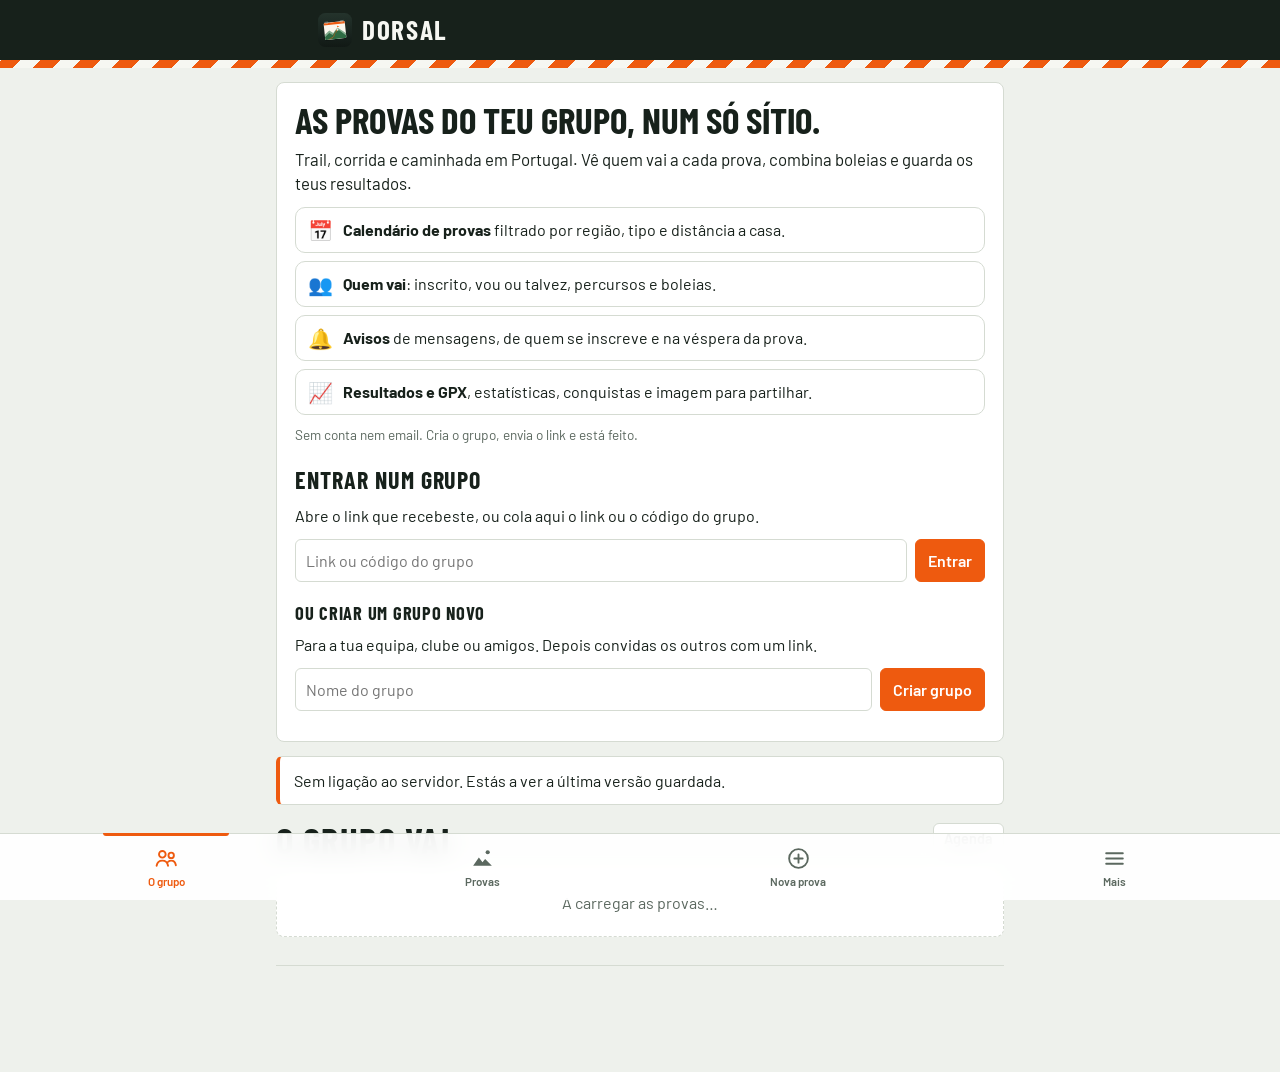
<file: index.html>
<!doctype html>
<html lang="pt-PT">
<head>
<meta charset="utf-8">
<meta name="viewport" content="width=device-width,initial-scale=1,viewport-fit=cover">
<title>Dorsal</title>
<meta name="description" content="Quem do grupo vai a que prova de trail, com o link de inscrição à mão.">
<meta name="theme-color" content="#17211B">
<link rel="manifest" href="manifest.webmanifest?v=3">
<link rel="icon" href="icons/dorsal-v2.svg" type="image/svg+xml">
<link rel="apple-touch-icon" href="icons/apple-touch-icon-v2.png">
<meta name="apple-mobile-web-app-capable" content="yes">
<meta name="apple-mobile-web-app-title" content="Dorsal">
<meta name="apple-mobile-web-app-status-bar-style" content="black-translucent">
<link rel="preconnect" href="https://fonts.googleapis.com">
<link rel="stylesheet" href="https://fonts.googleapis.com/css2?family=Barlow+Condensed:wght@500;600;700&family=Barlow:wght@400;500;600&display=swap">
<link rel="stylesheet" href="app.css?v=49">
</head>
<body>
<div class="topbar"><div class="wrap brand"><button class="menu-btn" id="menuBtn" aria-label="Abrir menu" aria-expanded="false" aria-controls="menu"><span></span><span></span><span></span></button><img src="icons/dorsal-v2.svg" alt="" width="34" height="34"><span>Dorsal</span><button class="me-btn" id="meBtn" hidden></button></div></div>
<div class="ribbon" aria-hidden="true"></div>
<div class="scrim" id="scrim" hidden></div>
<nav class="drawer" id="menu" aria-label="Secções" hidden>
  <div class="drawer-head"><span>Dorsal</span><button class="drawer-x" id="menuX" aria-label="Fechar menu">✕</button></div>
  <ul id="menuList"></ul>
  <p class="drawer-foot">Conteúdos com fontes no fim de cada secção. Não substituem aconselhamento médico.</p>
</nav>
<div id="ptr" class="ptr" aria-hidden="true"><span class="ptr-ic"></span><span class="ptr-t">Puxa para actualizar</span></div>
<main class="wrap">
  <section id="pg-sec" hidden></section>
  <div id="pg-provas">

  <section id="entrar" class="panel" hidden>
    <div id="hero" class="hero" hidden>
      <h1>As provas do teu grupo, num só sítio.</h1>
      <p class="lead">Trail, corrida e caminhada em Portugal. Vê quem vai a cada prova, combina boleias e guarda os teus resultados.</p>
      <ul class="feat">
        <li><b>📅</b><span><strong>Calendário de provas</strong> filtrado por região, tipo e distância a casa.</span></li>
        <li><b>👥</b><span><strong>Quem vai</strong>: inscrito, vou ou talvez, percursos e boleias.</span></li>
        <li><b>🔔</b><span><strong>Avisos</strong> de mensagens, de quem se inscreve e na véspera da prova.</span></li>
        <li><b>📈</b><span><strong>Resultados e GPX</strong>, estatísticas, conquistas e imagem para partilhar.</span></li>
      </ul>
      <p class="hint">Sem conta nem email. Cria o grupo, envia o link e está feito.</p>
    </div>
    <div class="row between"><h2>Entrar num grupo</h2><button class="linkbtn" id="entrarX" type="button" hidden>Cancelar</button></div>
    <p>Abre o link que recebeste, ou cola aqui o link ou o código do grupo.</p>
    <form id="codigoForm" class="inline">
      <input id="codigo" autocomplete="off" placeholder="Link ou código do grupo" aria-label="Link ou código do grupo">
      <button class="btn primary" type="submit">Entrar</button>
    </form>
    <p class="hint" id="codigoMsg"></p>
    <h2 class="sub2">Ou criar um grupo novo</h2>
    <p>Para a tua equipa, clube ou amigos. Depois convidas os outros com um link.</p>
    <form id="criarForm" class="inline">
      <input id="criarNome" maxlength="40" autocomplete="off" placeholder="Nome do grupo" aria-label="Nome do grupo novo">
      <button class="btn primary" type="submit">Criar grupo</button>
    </form>
    <p class="hint" id="criarMsg"></p>
  </section>

  <section id="quem" class="panel" hidden>
    <h2>Quem és tu?</h2>
    <p>Escolhe o teu nome. O telemóvel lembra-se para a próxima.</p>
    <div class="names" id="nomes"></div>
    <form id="novoForm" class="inline">
      <input id="novoNome" maxlength="30" placeholder="Não estou na lista: o meu nome" aria-label="O teu nome">
      <button class="btn primary" type="submit">Juntar-me</button>
    </form>
  </section>

  <div id="status" class="notice" hidden><p id="statusText"></p></div>

  <div id="app">
    <section id="view-prova" hidden></section>
    <div id="lista">
    <div class="pg-head" id="pgHead"><h1 id="pgTitle">O grupo vai</h1><button class="btn small" id="resumoBtn" aria-label="Agenda do grupo para o WhatsApp">Agenda</button>
      <div class="seg vista" id="vistaSeg" role="group" aria-label="Vista"><button type="button" data-v="lista">Lista</button><button type="button" data-v="cal">Calendário</button></div></div>

    <section id="resumo" class="panel agenda" hidden></section>

    <section id="view-grupo"></section>

    <section id="view-todas" hidden>
      <div class="regioes" id="regioes" role="group" aria-label="Região"></div>
      <div class="regioes tiposbar" id="tipos" role="group" aria-label="Tipo de percurso"></div>
      <p class="hint" id="tiposTxt"></p>
      <div class="searchrow">
        <input class="q" id="q" type="search" placeholder="Procurar prova ou terra" aria-label="Procurar">
        <button class="btn" id="maisBtn" type="button" aria-expanded="false" aria-controls="maisFiltros">Filtros</button>
      </div>
      <div id="maisFiltros" class="mais" hidden>
        <div class="tools2">
          <label>Distrito<select id="fDistrito"><option value="">Todos os distritos</option></select></label>
          <label>Mês<select id="fMes"><option value="">Todos os meses</option></select></label>
        </div>
        <div class="mf-bloco">
          <strong>Distância de casa</strong>
          <div class="inline"><button class="btn small" id="geoBtn" type="button">Usar a minha localização</button><input id="casaIn" list="concelhosList" autocomplete="off" placeholder="ou escreve o teu concelho" aria-label="O teu concelho"></div>
          <p class="hint" id="casaTxt"></p>
          <div class="chips" id="raios" role="group" aria-label="Raio"></div>
        </div>
      </div>
      <datalist id="concelhosList"></datalist>
      <div id="todasList"></div>
    </section>

    <section id="view-nova" hidden>
      <div class="seg novatipo" id="novaTipo" role="group" aria-label="O que queres marcar">
        <button type="button" data-t="prova" aria-pressed="true">Prova</button><button type="button" data-t="treino" aria-pressed="false">Treino do grupo</button>
      </div>
      <form class="form" id="novaForm">
        <label class="full" for="nNome"><span id="nNomeL">Nome da prova</span><input id="nNome" required maxlength="120"></label>
        <label for="nData">Data<input id="nData" type="date" required></label>
        <label for="nHora" class="sotreino" hidden>Hora<input id="nHora" type="time"></label>
        <label class="sotreino" for="nRep" hidden>Repetir<select id="nRep"><option value="1">Só este dia</option><option value="4">Todas as semanas, 4 semanas</option><option value="8">Todas as semanas, 8 semanas</option><option value="12">Todas as semanas, 12 semanas</option></select></label>
        <label class="full sotreino" for="nPonto" hidden>Ponto de encontro<input id="nPonto" maxlength="120" placeholder="Por exemplo: parque de estacionamento da Peninha"></label>
        <label for="nDistrito">Distrito<select id="nDistrito"></select></label>
        <label for="nConcelho">Concelho ou terra<input id="nConcelho" maxlength="80"></label>
        <label for="nDist"><span id="nDistL">Distâncias <span class="hint">por exemplo 12K, 25K, caminhada 8K</span></span><input id="nDist" maxlength="120"></label>
        <label class="full soprova" for="nInsc">Link de inscrição<input id="nInsc" type="url" placeholder="https://"></label>
        <label class="full" for="nInfo"><span id="nInfoL">Link com mais informação</span><input id="nInfo" type="url" placeholder="https://"></label>
        <div class="full row"><button class="btn primary" type="submit" id="novaBtn">Acrescentar prova</button><span class="hint" id="novaMsg"></span></div>
      </form>
    </section>
    </div>
  </div>

  <footer class="foot">
    <button class="linkbtn" id="partilhar">Convidar alguém para o grupo</button>
    <button class="linkbtn" id="editarBtn" hidden>Nome e logótipo do grupo</button>
    <button class="linkbtn" id="pushBtn" hidden>Activar notificações</button>
    <button class="linkbtn" id="sair">Mudar de pessoa</button>
  </footer>
  <section id="convite" class="panel" hidden>
    <div class="row between"><h2>Convidar para o grupo</h2><button class="linkbtn" id="conviteX" type="button">Fechar</button></div>
    <p>Quem está ao teu lado aponta a câmara do telemóvel para o código. Para os outros, envia o link.</p>
    <div class="qr" id="qrBox" aria-label="Código QR com o link do grupo"></div>
    <div class="row"><button class="btn primary small" id="conviteShare" type="button">Enviar link</button><button class="btn small" id="conviteCopy" type="button">Copiar link</button></div>
    <p class="hint">Quem tiver este link entra no grupo. Partilha-o só com quem queres lá.</p>
  </section>
  <section id="editarGrupo" class="panel" hidden>
    <h2>O vosso grupo</h2>
    <form id="gForm" class="form gform">
      <div class="full row"><img id="gPrev" class="gprev" src="icons/dorsal-v2.svg" alt="Logótipo do grupo" width="72" height="72">
        <div class="row"><label class="btn small" for="gFicheiro">Escolher imagem</label><input id="gFicheiro" type="file" accept="image/*" class="vh"><button type="button" class="linkbtn" id="gTirar">Tirar logótipo</button></div></div>
      <label class="full" for="gNome">Nome do grupo<input id="gNome" maxlength="40" required></label>
      <div class="full row"><button class="btn primary" type="submit">Guardar</button><span class="hint" id="gMsg"></span></div>
    </form>
    <p class="hint">Fica igual para todos os membros do grupo.</p>
    <div id="adminBox" class="adminbox"></div>
  </section>
  </div>
</main>
<nav class="bottomnav" aria-label="Navegação">
  <button class="tab" id="tab-grupo" data-tab="grupo"><svg viewBox="0 0 24 24" aria-hidden="true"><circle cx="8" cy="8" r="3.2"/><circle cx="16.5" cy="9" r="2.6"/><path d="M2.5 19c.6-3.3 2.8-5 5.5-5s4.9 1.7 5.5 5M13.5 15.2c.9-.8 1.9-1.2 3-1.2 2.3 0 4 1.5 4.5 4.5"/></svg><span>O grupo</span><b class="badge" id="nGrupo"></b></button>
  <button class="tab" id="tab-todas" data-tab="todas"><svg viewBox="0 0 24 24" aria-hidden="true"><path d="M3 19l5.5-8 3.5 4.5 2.5-3L21 19z"/><circle cx="17" cy="6" r="2"/></svg><span>Provas</span><b class="badge muted" id="nTodas"></b></button>
  <button class="tab" id="tab-nova" data-tab="nova"><svg viewBox="0 0 24 24" aria-hidden="true"><circle cx="12" cy="12" r="9"/><path d="M12 8v8M8 12h8"/></svg><span>Nova prova</span></button>
  <button class="tab" id="tab-menu" type="button"><svg viewBox="0 0 24 24" aria-hidden="true"><path d="M4 7h16M4 12h16M4 17h16"/></svg><span>Mais</span></button>
</nav>
<div class="toast" id="toast" hidden></div>
<script src="config.js?v=49"></script>
<script src="conteudos.js?v=49"></script>
<script src="lugares.js?v=49"></script>
<script src="gpx.js?v=49"></script>
<script src="app.js?v=49"></script>
</body>
</html>
</file>
<file: app.css>
/* Dorsal: uma coluna de "dorsais" (cartões de prova com a data em forma de dorsal) sob a fita de balizagem. */
:root{
  --bg:#eef1ec; --surface:#ffffff; --fg:#17211b; --muted:#5b685f; --line:#d5dbd2;
  --accent:#ee5a0f; --accent-ink:#ffffff; --green:#2e6b43; --green-soft:#e1efe5;
  --orange-soft:#fde9dc; --chip:#f3f5f1; --bar:#17211b; --bar-ink:#f6f7f2;
  --display:"Barlow Condensed","Arial Narrow",system-ui,sans-serif;
  --body:"Barlow",system-ui,-apple-system,"Segoe UI",sans-serif;
  color-scheme:light;
}
@media (prefers-color-scheme: dark){:root{
  --bg:#0f1511; --surface:#18201a; --fg:#e6ece5; --muted:#9aa89e; --line:#2c372f;
  --accent:#ff7a33; --accent-ink:#1a0d04; --green:#7fc495; --green-soft:#1f3326;
  --orange-soft:#3a2416; --chip:#202a22; --bar:#0b100c; color-scheme:dark}}
*{box-sizing:border-box}
[hidden]{display:none!important}
html{-webkit-text-size-adjust:100%}
body{margin:0;background:var(--bg);color:var(--fg);font-family:var(--body);font-size:16px;line-height:1.45;padding-bottom:calc(92px + env(safe-area-inset-bottom,0px))}
.wrap{max-width:760px;margin:0 auto;padding-left:max(16px,env(safe-area-inset-left,0px));padding-right:max(16px,env(safe-area-inset-right,0px))}
.topbar{background:var(--bar);color:var(--bar-ink);padding-top:env(safe-area-inset-top,0px);position:sticky;top:0;z-index:5}
.brand{display:flex;align-items:center;gap:10px;padding-block:10px}
.brand > span{font-family:var(--display);font-weight:700;font-size:1.7rem;letter-spacing:.06em;text-transform:uppercase}
@media (max-width:420px){.brand > span{font-size:1.45rem;letter-spacing:.04em}.brand{gap:8px}}
.ribbon{height:8px;background:repeating-linear-gradient(-45deg,var(--accent) 0 14px,#f6f7f2 14px 28px)}
.sub{color:var(--muted);margin:14px 0 4px}
button,input,select,textarea{font:inherit;color:inherit}
button{cursor:pointer}
:focus-visible{outline:3px solid var(--accent);outline-offset:2px}
.me-btn{margin-left:auto;display:flex;align-items:center;gap:8px;max-width:60%;min-width:0;border:1px solid #3a463d;background:rgba(255,255,255,.04);color:var(--bar-ink);border-radius:999px;padding:4px 14px 4px 4px;font-weight:600;text-align:left}
.me-btn .glogo{width:32px;height:32px;border-radius:50%;flex:none;object-fit:cover;box-shadow:0 0 0 2px rgba(246,247,242,.18)}
.me-btn .gtxt{display:flex;flex-direction:column;min-width:0;line-height:1.15}
.me-btn .gnome{font-family:var(--display);font-weight:700;text-transform:uppercase;letter-spacing:.04em;font-size:.95rem;white-space:nowrap;overflow:hidden;text-overflow:ellipsis}
.me-btn .pnome{font-size:.78rem;font-weight:500;opacity:.8;white-space:nowrap;overflow:hidden;text-overflow:ellipsis}
.me-btn:not(:has(.glogo)){padding-left:14px}
.panel{background:var(--surface);border:1px solid var(--line);border-radius:8px;padding:18px;margin:14px 0}
.panel h2{font-family:var(--display);text-transform:uppercase;letter-spacing:.04em;margin:0 0 6px;font-size:1.5rem}
.panel p{margin:0 0 12px}
.names{display:flex;flex-wrap:wrap;gap:8px;margin-bottom:14px}
.names button{border:1px solid var(--line);background:var(--chip);border-radius:999px;padding:7px 14px;font-weight:600}
.notice{background:var(--surface);border:1px solid var(--line);border-left:4px solid var(--accent);padding:12px 14px;border-radius:6px;margin:10px 0}
.notice p{margin:0}
.row{display:flex;flex-wrap:wrap;gap:8px;align-items:center}
.between{justify-content:space-between}
.inline{display:flex;gap:8px;flex-wrap:wrap}
.inline input{flex:1 1 200px;min-width:0}
.tabs{display:flex;gap:4px;border-bottom:2px solid var(--line);margin:10px 0 14px;overflow-x:auto}
.tab{background:none;border:0;padding:10px 12px;font-family:var(--display);font-weight:600;font-size:1.15rem;text-transform:uppercase;letter-spacing:.04em;color:var(--muted);border-bottom:3px solid transparent;margin-bottom:-2px;white-space:nowrap}
.tab[aria-selected="true"]{color:var(--fg);border-bottom-color:var(--accent)}
.tab .n{font-variant-numeric:tabular-nums;font-weight:500}
.tools{display:grid;grid-template-columns:1fr 1fr 1fr;gap:8px;margin-bottom:12px}
input,select{padding:9px 10px;border:1px solid var(--line);border-radius:6px;background:var(--surface);min-width:0;width:100%}
@media (max-width:560px){.tools{grid-template-columns:1fr 1fr}.tools .q{grid-column:1/-1}}
.btn{border:1px solid var(--line);background:var(--surface);color:var(--fg);border-radius:6px;padding:8px 12px;font-weight:600;text-decoration:none;display:inline-block}
.btn.primary{background:var(--accent);color:var(--accent-ink);border-color:var(--accent)}
.btn.small{padding:5px 10px;font-size:.9rem}
.month{font-family:var(--display);text-transform:uppercase;letter-spacing:.08em;font-weight:600;color:var(--muted);margin:22px 0 8px;font-size:1rem}
.list{display:flex;flex-direction:column;gap:10px}
.card{display:grid;grid-template-columns:78px 1fr;gap:14px;background:var(--surface);border:1px solid var(--line);border-radius:8px;padding:14px}
.bib{position:relative;align-self:start;border:2px solid var(--fg);border-radius:6px;text-align:center;padding:12px 4px 6px;background:var(--surface)}
.bib::before,.bib::after{content:"";position:absolute;top:5px;width:6px;height:6px;border-radius:50%;background:var(--bg);border:1px solid var(--muted)}
.bib::before{left:6px}.bib::after{right:6px}
.bib .d{font-family:var(--display);font-weight:700;font-size:2.1rem;line-height:1;font-variant-numeric:tabular-nums}
.bib .m{font-family:var(--display);font-weight:600;text-transform:uppercase;letter-spacing:.08em;font-size:.95rem}
.bib .w{font-size:.75rem;color:var(--muted)}
.info{min-width:0;display:flex;flex-direction:column;gap:6px}
.info h3{margin:0;font-family:var(--display);font-weight:600;font-size:1.35rem;line-height:1.1;overflow-wrap:anywhere}
.meta{color:var(--muted);font-size:.92rem}
.meta strong{color:var(--fg);font-weight:600}
.dist{display:flex;flex-wrap:wrap;gap:4px}
.dist span{background:var(--chip);border-radius:4px;padding:1px 7px;font-size:.82rem}
.people{display:flex;flex-wrap:wrap;gap:5px}
.p{border-radius:999px;padding:2px 10px;font-size:.85rem;border:1px solid transparent}
.p.inscrito{background:var(--green-soft);color:var(--green);border-color:var(--green);font-weight:600}
.p.vou{background:var(--orange-soft);border-color:var(--accent)}
.p.talvez{border:1px dashed var(--muted);color:var(--muted)}
.seg{display:inline-flex;align-self:flex-start;border:1px solid var(--line);border-radius:6px;overflow:hidden}
.seg button{border:0;background:var(--surface);padding:6px 11px;font-weight:600;font-size:.9rem;border-right:1px solid var(--line)}
.seg button:last-child{border-right:0}
.seg button[aria-pressed="true"].inscrito{background:var(--green);color:var(--surface)}
.seg button[aria-pressed="true"].vou{background:var(--accent);color:var(--accent-ink)}
.seg button[aria-pressed="true"].talvez{background:var(--muted);color:var(--surface)}
.links{display:flex;flex-wrap:wrap;gap:14px;align-items:center;font-size:.93rem}
.links a{color:var(--fg);font-weight:600;text-decoration-color:var(--accent);text-underline-offset:3px}
.linkbtn{background:none;border:0;padding:0;font-weight:600;text-decoration:underline;text-decoration-color:var(--line);text-underline-offset:3px;color:var(--muted)}
.msg{margin:6px 0;display:flex;flex-direction:column;gap:6px}
.msg textarea{width:100%;min-height:150px;border:1px solid var(--line);border-radius:6px;background:var(--bg);padding:10px;font-size:.92rem;resize:vertical}
.empty{background:var(--surface);border:1px dashed var(--line);border-radius:8px;padding:22px;color:var(--muted);text-align:center}
.form{background:var(--surface);border:1px solid var(--line);border-radius:8px;padding:16px;display:grid;grid-template-columns:1fr 1fr;gap:12px}
.form label{display:flex;flex-direction:column;gap:4px;font-weight:600;font-size:.92rem;min-width:0}
.form .full{grid-column:1/-1}
@media (max-width:560px){.form{grid-template-columns:1fr}.card{grid-template-columns:64px 1fr;gap:10px}.bib .d{font-size:1.7rem}}
.hint{color:var(--muted);font-size:.85rem;font-weight:400}
.owner{font-size:.82rem;color:var(--muted);font-variant-numeric:tabular-nums}
.foot{display:flex;gap:18px;flex-wrap:wrap;margin-top:28px;padding-top:14px;border-top:1px solid var(--line)}
.titlebtn{all:unset;cursor:pointer;text-decoration:underline;text-decoration-color:transparent;text-underline-offset:3px}
.titlebtn:hover,.titlebtn:focus-visible{text-decoration-color:var(--accent)}
.back{background:none;border:0;padding:12px 0 6px;font-weight:600;color:var(--muted)}
.detalhe{display:flex;flex-direction:column;gap:14px;margin-top:4px}
.detalhe .titulo{margin:0;font-family:var(--display);font-weight:700;font-size:1.7rem;line-height:1.05;overflow-wrap:anywhere}
.eu{display:flex;flex-wrap:wrap;gap:10px;align-items:center}
.gente{display:flex;flex-direction:column;gap:10px}
.grupo-bloco{background:var(--surface);border:1px solid var(--line);border-radius:8px;padding:12px 14px}
.grupo-bloco.inscrito{border-left:4px solid var(--green)}
.grupo-bloco.vou{border-left:4px solid var(--accent)}
.grupo-bloco.talvez{border-left:4px dashed var(--muted)}
.grupo-bloco h3{margin:0 0 6px;font-family:var(--display);text-transform:uppercase;letter-spacing:.05em;font-size:1.1rem}
.grupo-bloco h3 .n{color:var(--muted);font-variant-numeric:tabular-nums}
.grupo-bloco p{margin:0}
.pessoas{list-style:none;margin:0;padding:0;display:flex;flex-direction:column}
.pessoa{display:flex;justify-content:space-between;align-items:center;padding:7px 0;border-top:1px solid var(--line)}
.pessoa:first-child{border-top:0}
.pessoa .nome{font-weight:600}
.pessoa .tag{font-size:.8rem;color:var(--green);font-weight:600}
.falta summary{cursor:pointer;color:var(--muted);font-weight:600}
.falta p{margin:6px 0 0}
.menu-btn{display:inline-flex;flex-direction:column;justify-content:center;gap:4px;width:40px;height:40px;margin-left:-8px;padding:9px;background:none;border:0;border-radius:6px}
.menu-btn span{display:block;height:2px;background:var(--bar-ink);border-radius:2px}
.scrim{position:fixed;inset:0;background:rgba(0,0,0,.45);z-index:20}
.drawer{position:fixed;top:0;bottom:0;left:0;width:min(84vw,320px);background:var(--surface);z-index:21;display:flex;flex-direction:column;padding-top:env(safe-area-inset-top,0px);padding-bottom:env(safe-area-inset-bottom,0px);box-shadow:4px 0 24px rgba(0,0,0,.25);overflow-y:auto;animation:entra .18s ease-out}
@keyframes entra{from{transform:translateX(-100%)}to{transform:none}}
@media (prefers-reduced-motion:reduce){.drawer{animation:none}}
.drawer-head{display:flex;align-items:center;justify-content:space-between;background:var(--bar);color:var(--bar-ink);padding:14px 16px;border-bottom:6px solid var(--accent)}
.drawer-head span{font-family:var(--display);font-weight:700;font-size:1.5rem;letter-spacing:.06em;text-transform:uppercase}
.drawer-x{background:none;border:0;color:var(--bar-ink);font-size:1.2rem;padding:6px}
.drawer ul{list-style:none;margin:8px 0;padding:0}
.drawer li a{display:flex;align-items:center;gap:12px;padding:12px 18px;color:var(--fg);text-decoration:none;font-weight:600;border-left:4px solid transparent}
.drawer li a[aria-current="page"]{border-left-color:var(--accent);background:var(--chip)}
.drawer li a .ic{width:26px;text-align:center;color:var(--accent);font-size:1.05rem}
.drawer li.sep{height:1px;background:var(--line);margin:6px 16px}
.drawer-foot{margin:auto 16px 16px;color:var(--muted);font-size:.8rem}
.sec h1{font-family:var(--display);text-transform:uppercase;letter-spacing:.04em;font-size:2rem;line-height:1;margin:18px 0 6px}
.sec .lead{color:var(--muted);margin:0 0 14px}
.sec h2{font-family:var(--display);text-transform:uppercase;letter-spacing:.05em;font-size:1.25rem;margin:22px 0 6px}
.sec p{margin:0 0 10px}
.sec ul.pl{margin:0 0 10px;padding-left:20px}
.sec ul.pl li{margin-bottom:5px}
.sec sup a{color:var(--accent);text-decoration:none;font-weight:600;font-size:.75em;padding:0 1px}
.factos{display:grid;grid-template-columns:repeat(auto-fit,minmax(150px,1fr));gap:8px;margin:6px 0 4px}
.facto{background:var(--surface);border:1px solid var(--line);border-top:4px solid var(--accent);border-radius:8px;padding:12px}
.facto b{display:block;font-family:var(--display);font-size:1.7rem;line-height:1.05;font-variant-numeric:tabular-nums}
.facto span{font-size:.88rem;color:var(--muted)}
.nota{background:var(--surface);border:1px solid var(--line);border-left:4px solid var(--green);border-radius:6px;padding:10px 12px;font-size:.92rem;margin:12px 0}
.linha{list-style:none;margin:8px 0;padding:0 0 0 18px;border-left:3px solid var(--line)}
.linha li{position:relative;margin-bottom:16px}
.linha li::before{content:"";position:absolute;left:-26px;top:5px;width:13px;height:13px;border-radius:50%;background:var(--surface);border:3px solid var(--accent)}
.linha b{display:block;font-family:var(--display);font-size:1.2rem;letter-spacing:.03em}
.termos{margin:6px 0;display:flex;flex-direction:column;gap:2px}
.termos dt{font-weight:600;margin-top:10px}
.termos dd{margin:2px 0 0;color:var(--muted)}
.check{background:var(--surface);border:1px solid var(--line);border-radius:8px;padding:10px 14px;margin:10px 0}
.check h2{margin:4px 0 6px}
.check label{display:flex;gap:10px;align-items:flex-start;padding:7px 0;border-top:1px solid var(--line);cursor:pointer}
.check label:first-of-type{border-top:0}
.check input{width:20px;height:20px;flex:none;margin:1px 0 0;accent-color:var(--green)}
.check input:checked+span{color:var(--muted);text-decoration:line-through}
.prog{font-size:.9rem;color:var(--muted);margin:0 0 4px}
.calc{background:var(--surface);border:1px solid var(--line);border-radius:8px;padding:14px;margin:12px 0}
.calc h2{margin:0 0 8px}
.calc .campos{display:grid;grid-template-columns:1fr 1fr;gap:10px}
.calc label{display:flex;flex-direction:column;gap:4px;font-weight:600;font-size:.9rem}
.calc .res{margin-top:12px;padding-top:10px;border-top:1px solid var(--line)}
.calc .res b{font-family:var(--display);font-size:1.6rem;font-variant-numeric:tabular-nums}
.fontes{margin-top:26px;padding-top:12px;border-top:2px solid var(--line);font-size:.85rem;color:var(--muted)}
.fontes ol{padding-left:22px;margin:6px 0}
.fontes li{margin-bottom:6px;overflow-wrap:anywhere}
.fontes a{color:var(--muted)}
.gprev{width:72px;height:72px;border-radius:50%;object-fit:cover;border:1px solid var(--line);margin-right:8px}
.vh{position:absolute;width:1px;height:1px;opacity:0;pointer-events:none}
.gform{padding:0;border:0}
.tiposbar{margin-top:0!important}
#tiposTxt{margin:-4px 0 8px}
.regioes{display:flex;gap:6px;margin-top:12px;overflow-x:auto;padding:2px 0 10px;margin-bottom:2px;scrollbar-width:none}
.regioes::-webkit-scrollbar{display:none}
.chip-reg{flex:none;border:1px solid var(--line);background:var(--surface);border-radius:999px;padding:6px 12px;font-weight:600;font-size:.9rem;white-space:nowrap}
.chip-reg .n{color:var(--muted);font-weight:500;font-variant-numeric:tabular-nums}
.chip-reg[aria-pressed="true"]{background:var(--fg);color:var(--bg);border-color:var(--fg)}
.chip-reg[aria-pressed="true"] .n{color:inherit;opacity:.75}
.mais{background:var(--surface);border:1px solid var(--line);border-radius:8px;padding:12px 14px;margin:10px 0 4px;display:flex;flex-direction:column;gap:14px}
.mf-bloco{display:flex;flex-direction:column;gap:8px}
.mf-bloco .hint{margin:0}
.chips{display:flex;flex-wrap:wrap;gap:6px}
.chip-reg:disabled{opacity:.45}
#maisBtn{margin-bottom:4px}
.acoes{display:flex;flex-wrap:wrap;gap:8px}
.meteo{display:flex;flex-wrap:wrap;align-items:baseline;gap:4px 10px;background:var(--surface);border:1px solid var(--line);border-radius:8px;padding:10px 14px}
.meteo b{font-family:var(--display);font-size:1.5rem;font-variant-numeric:tabular-nums}
.meteo small{flex-basis:100%;color:var(--muted);font-size:.78rem}
.plano{display:flex;flex-direction:column;gap:8px;background:var(--surface);border:1px solid var(--line);border-radius:8px;padding:12px 14px}
.plano select,.plano input{max-width:320px}
.lug{display:flex;align-items:center;gap:8px;font-size:.92rem}
.lug select{width:auto}
.ptag{display:flex;gap:6px;flex-wrap:wrap;justify-content:flex-end;font-size:.8rem;color:var(--muted)}
.ptag .car{color:var(--green);font-weight:600}
.ptag .car.precisa{color:var(--accent)}
.boleias{border-left:4px solid var(--green)}
.boleias p{margin:4px 0 0}
.proxima{display:flex;flex-direction:column;align-items:flex-start;gap:2px;width:100%;text-align:left;background:var(--fg);color:var(--bg);border:0;border-radius:10px;padding:14px 16px;margin:4px 0 10px;border-left:6px solid var(--accent)}
.proxima .k{font-size:.75rem;text-transform:uppercase;letter-spacing:.08em;opacity:.75;font-weight:600}
.proxima .t{font-family:var(--display);font-weight:700;font-size:1.45rem;line-height:1.1}
.proxima .s{font-size:.88rem;opacity:.85}
.drawer li.lbl{padding:8px 18px 2px;font-size:.75rem;text-transform:uppercase;letter-spacing:.08em;color:var(--muted);font-weight:600}
.panel h2.sub2{font-size:1.15rem;margin-top:18px}
.bottomnav{position:fixed;left:0;right:0;bottom:0;z-index:15;display:grid;grid-template-columns:repeat(4,1fr);background:color-mix(in srgb,var(--surface) 92%,transparent);backdrop-filter:saturate(1.4) blur(12px);-webkit-backdrop-filter:saturate(1.4) blur(12px);border-top:1px solid var(--line);padding:6px max(8px,env(safe-area-inset-left,0px)) calc(6px + env(safe-area-inset-bottom,0px))}
.bottomnav .tab{position:relative;display:flex;flex-direction:column;align-items:center;gap:2px;background:none;border:0;padding:6px 0 4px;color:var(--muted);font-family:var(--body);font-size:.72rem;font-weight:600;text-transform:none;letter-spacing:0;margin:0}
.bottomnav svg{width:25px;height:25px;fill:none;stroke:currentColor;stroke-width:1.8;stroke-linecap:round;stroke-linejoin:round}
.bottomnav #tab-todas svg path,.bottomnav #tab-todas svg circle{fill:currentColor;stroke:none}
.bottomnav .tab[aria-current="page"]{color:var(--accent)}
.bottomnav .tab[aria-current="page"]::before{content:"";position:absolute;top:-7px;left:30%;right:30%;height:3px;border-radius:0 0 3px 3px;background:var(--accent)}
.badge{position:absolute;top:0;left:calc(50% + 8px);min-width:18px;height:18px;padding:0 5px;border-radius:9px;background:var(--accent);color:var(--accent-ink);font-size:.68rem;line-height:18px;font-weight:700;font-variant-numeric:tabular-nums}
.badge:empty{display:none}
.badge.muted{background:var(--chip);color:var(--muted);border:1px solid var(--line)}
.pg-head{display:flex;align-items:center;justify-content:space-between;gap:10px;margin:16px 0 10px}
.pg-head h1{font-family:var(--display);text-transform:uppercase;letter-spacing:.04em;font-size:1.9rem;line-height:1;margin:0;min-width:0;overflow:hidden;text-overflow:ellipsis;white-space:nowrap}
.searchrow{display:flex;gap:8px;margin-bottom:10px}
.searchrow .q{flex:1}
#maisBtn{flex:none}
#resumoBtn{white-space:nowrap;flex:none}
#maisBtn.on{background:var(--fg);color:var(--bg);border-color:var(--fg)}
.tools2{display:grid;grid-template-columns:1fr 1fr;gap:8px}
.tools2 label{display:flex;flex-direction:column;gap:4px;font-weight:600;font-size:.85rem}
.cd.urg{color:var(--accent);font-weight:700}
.bib{cursor:pointer}
.historico{margin-top:8px}
.quadro{background:var(--surface);border:1px solid var(--line);border-radius:8px;padding:12px 14px;margin-bottom:10px}
.quadro ol{list-style:none;margin:8px 0 0;padding:0}
.quadro li{display:flex;align-items:center;gap:10px;padding:6px 0;border-top:1px solid var(--line)}
.quadro li:first-child{border-top:0}
.quadro .pos{width:24px;height:24px;border-radius:50%;background:var(--chip);display:grid;place-items:center;font-weight:700;font-size:.8rem;flex:none}
.quadro li:first-child .pos{background:var(--accent);color:var(--accent-ink)}
.quadro .qn{flex:1;font-weight:600}
.quadro .qc{color:var(--muted);font-variant-numeric:tabular-nums;font-size:.9rem}
.quadro li.eu .qn::after{content:" (tu)";color:var(--muted);font-weight:400}
.histlista{list-style:none;margin:0;padding:0;display:flex;flex-direction:column;gap:8px}
.hist{background:var(--surface);border:1px solid var(--line);border-radius:8px;padding:10px 14px;display:flex;flex-direction:column;gap:6px}
.hist-top{display:flex;gap:10px;align-items:baseline}
.hist-top .hd{color:var(--muted);font-size:.82rem;white-space:nowrap;font-variant-numeric:tabular-nums}
.hist-top .titlebtn{font-weight:600}
.tempoform{display:flex;align-items:center;gap:8px}
.tempoform .tempo{width:110px}
.conversa{border-left:4px solid var(--accent)}
.conv{list-style:none;margin:6px 0 10px;padding:0;display:flex;flex-direction:column;gap:8px}
.conv li{background:var(--chip);border-radius:10px 10px 10px 2px;padding:8px 10px;max-width:90%}
.conv li.meu{align-self:flex-end;background:var(--orange-soft);border-radius:10px 10px 2px 10px}
.conv p{margin:2px 0 0;white-space:pre-wrap;overflow-wrap:anywhere}
.cm-top{display:flex;gap:8px;align-items:baseline;font-size:.85rem}
.cm-top .linkbtn{font-size:.78rem;margin-left:auto}
.cm-form{display:flex;gap:8px;align-items:flex-end}
.cm-form textarea{flex:1;min-width:0;border:1px solid var(--line);border-radius:8px;padding:8px 10px;background:var(--surface);resize:vertical}
.linkbtn.com{text-decoration:none}
.plano-treino{background:var(--surface);border:1px solid var(--line);border-radius:8px;padding:12px 14px}
.plano-treino summary{cursor:pointer}
.plano-treino[open] summary{margin-bottom:10px}
.plano-treino .lug{margin-bottom:8px}
table.pt{width:100%;border-collapse:collapse;font-size:.88rem;margin:6px 0}
table.pt th{text-align:left;font-size:.75rem;text-transform:uppercase;letter-spacing:.05em;color:var(--muted);padding:4px 6px;border-bottom:1px solid var(--line)}
table.pt td{padding:6px;border-bottom:1px solid var(--line);vertical-align:top}
table.pt td b{display:block;font-variant-numeric:tabular-nums}
table.pt td small{color:var(--muted)}
table.pt tr.rec td{background:var(--chip)}
table.pt tr.prova td{background:var(--orange-soft);font-weight:600}
.seg.vista{flex:none}
.seg.vista button[aria-pressed="true"]{background:var(--fg);color:var(--bg)}
.cal{background:var(--surface);border:1px solid var(--line);border-radius:10px;padding:12px}
.cal-head{display:flex;align-items:center;justify-content:space-between;margin-bottom:8px}
.cal-head strong{font-family:var(--display);text-transform:uppercase;letter-spacing:.05em;font-size:1.25rem}
.cal-head .btn{font-size:1.2rem;line-height:1;padding:4px 12px}
.cal-sem,.cal-grid{display:grid;grid-template-columns:repeat(7,1fr);gap:4px}
.cal-sem span{text-align:center;font-size:.72rem;color:var(--muted);text-transform:uppercase;letter-spacing:.04em}
.cal-d{aspect-ratio:1;border:0;border-radius:8px;background:none;display:flex;flex-direction:column;align-items:center;justify-content:center;gap:0;padding:0;font-variant-numeric:tabular-nums;color:var(--muted)}
.cal-d:disabled{cursor:default}
.cal-d .n{font-size:.95rem}
.cal-d .pts{font-size:.7rem;line-height:.6;letter-spacing:1px;color:var(--muted)}
.cal-d.tem{background:var(--chip);color:var(--fg);font-weight:600}
.cal-d.grp{background:var(--orange-soft)}
.cal-d.grp .pts{color:var(--accent)}
.cal-d.meu{box-shadow:inset 0 0 0 2px var(--green)}
.cal-d.hoje .n{text-decoration:underline;text-underline-offset:3px;text-decoration-thickness:2px}
.cal-d.sel{background:var(--fg);color:var(--bg)}
.cal-d.sel .pts{color:inherit}
.cal-leg{display:flex;flex-wrap:wrap;align-items:center;gap:4px 6px;margin:10px 0 0}
.lg{display:inline-block;width:12px;height:12px;border-radius:3px}
.lg.tem{background:var(--chip);border:1px solid var(--line)}
.lg.grp{background:var(--orange-soft)}
.lg.meu{box-shadow:inset 0 0 0 2px var(--green)}
.qr{display:grid;place-items:center;background:#fff;border-radius:10px;padding:10px;margin:8px auto 12px;max-width:260px}
.qr svg{width:100%;height:auto;display:block}
.meuano{background:var(--surface);border:1px solid var(--line);border-radius:10px;padding:12px 14px;margin:0 0 10px}
.meuano .k{font-size:.75rem;text-transform:uppercase;letter-spacing:.08em;color:var(--muted);font-weight:600}
.sts{display:flex;gap:18px;margin-top:4px}
.st b{display:block;font-family:var(--display);font-size:1.8rem;line-height:1;font-variant-numeric:tabular-nums}
.st span{font-size:.8rem;color:var(--muted)}
.pushcard,.novasbox{background:var(--surface);border:1px solid var(--line);border-left:4px solid var(--accent);border-radius:10px;padding:12px 14px;margin:0 0 10px;display:flex;flex-direction:column;gap:6px}
.pushcard p{margin:0;font-size:.92rem;color:var(--muted)}
.novasbox{border-left-color:var(--green);align-items:flex-start}
.linkbtn.com.nova{color:var(--accent);font-weight:700}
.bottomnav .tab.temnovas::after{content:"";position:absolute;top:4px;left:calc(50% - 16px);width:9px;height:9px;border-radius:50%;background:var(--green);box-shadow:0 0 0 2px var(--surface)}
.registo{margin-bottom:10px}
.hist > .linkbtn{align-self:flex-start}
.historico .row.between{align-items:center}
.historico .row.between h2{margin-bottom:8px}
.quadro .seg button{padding:3px 10px;font-size:.8rem}
.quadro .seg button[aria-pressed="true"]{background:var(--fg);color:var(--bg)}
.tempoform{flex-wrap:wrap}
.tempoform input{width:84px;flex:1 1 70px;min-width:0}
.meuano .hint{margin:6px 0 0}
.sts{flex-wrap:wrap;gap:12px 18px}
.trilhos{border-left:4px solid #2563eb}
.trilhos .row.between h3{margin:0}
.mapa{height:260px;border-radius:8px;margin:10px 0 6px;background:var(--chip);z-index:0}
.perfil{width:100%;height:auto;display:block;margin:4px 0}
.perfil .grade{stroke:var(--line);stroke-width:1}
.perfil .eixo{fill:var(--muted);font-size:20px;font-family:var(--body)}
.perfil .linha{fill:none;stroke-width:3}
.perfil .area{fill:var(--orange-soft);stroke:none}
.tlista{list-style:none;margin:6px 0 0;padding:0;display:flex;flex-direction:column;gap:6px}
.tlista li{display:flex;flex-wrap:wrap;align-items:center;gap:4px 8px;font-size:.92rem}
.tlista .cor{width:12px;height:12px;border-radius:3px;flex:none}
.tlista .tdados{color:var(--muted);font-variant-numeric:tabular-nums}
.tlista .linkbtn{margin-left:auto;font-size:.8rem}
.gpxpre{display:flex;flex-wrap:wrap;align-items:center;gap:6px}
.leaflet-container{font-family:var(--body)}
.est .esttop{margin:10px 0}
.est .seg button[aria-pressed="true"]{background:var(--fg);color:var(--bg)}
.est .esttop select{width:auto}
.barras{width:100%;height:auto;display:block;background:var(--surface);border:1px solid var(--line);border-radius:8px;margin:6px 0}
.barras .grade{stroke:var(--line)}
.barras .eixo{fill:var(--muted);font-size:17px;font-family:var(--body)}
.barras .val{fill:var(--fg);font-size:15px;font-weight:600;font-family:var(--body)}
.recordes{list-style:none;margin:0;padding:0;display:flex;flex-direction:column;gap:8px}
.recordes li{background:var(--surface);border:1px solid var(--line);border-radius:8px;padding:10px 12px;display:flex;flex-wrap:wrap;align-items:baseline;gap:4px 10px}
.recordes .rl{color:var(--muted);font-size:.85rem;flex-basis:100%}
.recordes strong{font-family:var(--display);font-size:1.4rem}
.conquistas{list-style:none;margin:0;padding:0;display:grid;grid-template-columns:repeat(auto-fill,minmax(150px,1fr));gap:8px}
.conquistas li{display:flex;gap:10px;align-items:center;background:var(--surface);border:1px solid var(--line);border-radius:10px;padding:10px;opacity:.5}
.conquistas li.ok{opacity:1;border-color:var(--accent)}
.conquistas .med{font-size:1.6rem;color:var(--accent);line-height:1}
.conquistas strong{display:block;font-size:.92rem}
.conquistas small{color:var(--muted);font-size:.78rem}
.quadrog tr.eu td{background:var(--orange-soft)}
.toast{position:fixed;left:50%;transform:translateX(-50%);bottom:calc(84px + env(safe-area-inset-bottom,0px));background:var(--fg);color:var(--bg);padding:9px 16px;border-radius:6px;font-weight:600;z-index:10}
/* membros */
.pessoa a.nome,.nomel{color:var(--fg);text-decoration:underline;text-decoration-color:var(--line);text-underline-offset:3px}
.pessoa a.nome:hover,.nomel:hover{text-decoration-color:var(--accent)}
.membros{list-style:none;margin:8px 0;padding:0}
.membros li{border-top:1px solid var(--line)}
.membros a{display:flex;align-items:center;gap:12px;padding:10px 2px;color:var(--fg);text-decoration:none}
.membros .mi{flex:1;display:flex;flex-direction:column;min-width:0}
.membros small{color:var(--muted,#6b6b6b)}
.membros .seta{font-size:1.4rem;color:var(--muted,#888)}
.av{flex:none;display:inline-flex;align-items:center;justify-content:center;width:38px;height:38px;border-radius:50%;background:var(--accent);color:var(--accent-ink);font-weight:800}
.av.grande{width:58px;height:58px;font-size:1.6rem}
.phead{display:flex;align-items:center;gap:14px;margin:6px 0 10px}
.phead h1{margin:0}
.phead .hint{margin:2px 0 0}
.voltar{display:inline-block;margin-bottom:4px;color:var(--fg);text-decoration:none;font-weight:600}
.plist{list-style:none;margin:6px 0;padding:0}
.plist li{display:flex;flex-direction:column;align-items:flex-start;padding:8px 0;border-top:1px solid var(--line)}
.plist li:first-child{border-top:0}
.plist small{color:var(--muted,#6b6b6b)}
.btn.danger{color:#b3261e;border-color:#e3b4ae;margin-left:auto}
@media (prefers-color-scheme: dark){.btn.danger{color:#ff9b8f;border-color:#6b2c26}}
.editfeita{margin-top:8px;padding:12px;border:1px solid var(--line);border-radius:10px;background:var(--surface)}
.editfeita .row{flex-wrap:wrap;gap:8px}
.histacts{gap:14px;flex-wrap:wrap;align-items:center}
.proxima .mt{margin-top:2px;font-weight:600}
/* boas-vindas */
.hero{margin:-4px 0 18px}
.hero h1{font-family:var(--display);font-size:2.3rem;line-height:1.02;text-transform:uppercase;margin:4px 0 8px}
.hero .lead{font-size:1.05rem;margin:0 0 12px}
.feat{list-style:none;padding:0;margin:0 0 10px;display:grid;gap:8px}
.feat li{display:flex;gap:10px;align-items:flex-start;background:var(--surface);border:1px solid var(--line);border-radius:10px;padding:10px 12px}
.feat b{font-size:1.25rem;line-height:1.2}
/* privacidade */
.privlista{list-style:none;padding:0;margin:0}
.privlista li{display:flex;flex-direction:column;padding:8px 0;border-top:1px solid var(--line)}
.privlista li:first-child{border-top:0}
.privacoes{display:grid;gap:12px;margin-top:10px}
.privacoes label{display:flex;flex-direction:column;gap:4px;margin:6px 0 10px;font-weight:600}
.calc.perigo{border-color:#e3b4ae}
.privacoes .btn.danger{margin-left:0}
.adminbox{margin-top:16px;border-top:1px solid var(--line);padding-top:6px}
.adminbox h3{margin:6px 0 4px}
.adminacts{display:grid;gap:14px;margin-top:8px}
.adminacts p{margin:2px 0 6px}
.adminacts .btn.danger{margin-left:0}
label.btn.off{opacity:.45;pointer-events:none}
.admrem{margin-top:16px}.admrem .btn.danger{margin-left:0}
/* treinos */
.novatipo{margin:0 0 12px}
.tagtreino{display:inline-block;font-size:.72rem;font-weight:800;letter-spacing:.04em;text-transform:uppercase;color:#fff;background:#2e6b43;border-radius:999px;padding:2px 9px;margin-bottom:4px}
.card.treino .bib{background:#2e6b43;color:#fff}
.ponto{font-size:.92rem;margin:2px 0 4px}
.card.treino .bib .w,.card.treino .bib .m{color:#dcefe2}
/* ---- polimento da interface ---- */
.drawer li a .ic{display:inline-flex;align-items:center;justify-content:center}
.ic svg{width:21px;height:21px;fill:none;stroke:currentColor;stroke-width:1.8;stroke-linecap:round;stroke-linejoin:round}
.pg-head h1{font-size:clamp(1.55rem,7.2vw,2.3rem);white-space:nowrap;overflow:hidden;text-overflow:ellipsis;min-width:0}
.card{grid-template-columns:70px 1fr;gap:12px;padding:12px 12px 12px 10px;border-radius:12px;box-shadow:0 1px 0 rgba(0,0,0,.03)}
.card .info{display:flex;flex-direction:column;gap:7px;min-width:0}
.card .info>*{margin:0}
.bib{padding:10px 3px 5px;border-radius:8px}
.bib .d{font-size:1.75rem}
.dist span.mais{background:transparent;border:1px dashed var(--line);color:var(--muted,#6b6b6b)}
.accao{display:flex;flex-wrap:wrap;align-items:center;gap:8px 14px}
.accao .links{gap:12px;font-size:.9rem}
.seg button{min-height:36px}
.seg button[aria-pressed="true"]{box-shadow:inset 0 -2px 0 rgba(0,0,0,.15)}
.people{display:flex;flex-wrap:wrap;gap:5px}
.foot{gap:6px 16px}
@media (min-width:700px){.card{grid-template-columns:84px 1fr;padding:16px}}
.dist{align-items:center}
.dist span{line-height:1.5}
/* página da prova */
.acoes.icons{display:grid;grid-template-columns:repeat(auto-fit,minmax(70px,1fr));gap:8px;margin:12px 0}
.acao{display:flex;flex-direction:column;align-items:center;gap:4px;padding:10px 4px;border:1px solid var(--line);border-radius:12px;background:var(--surface);color:var(--fg);font:inherit;font-size:.8rem;font-weight:600;text-decoration:none;cursor:pointer}
.acao .ic{color:var(--accent)}
.acao .ic svg{width:24px;height:24px}
.acao:active{transform:scale(.97)}
#view-prova .eu{display:flex;align-items:center;gap:10px;margin:14px 0 2px;flex-wrap:wrap}
/* secções de conteúdo */
.sechero{display:flex;gap:14px;align-items:flex-start;margin:16px 0 10px}
.sechero h1{margin:2px 0 4px}
.sechero .lead{margin:0}
.secic{flex:none;width:52px;height:52px;border-radius:14px;background:var(--accent);color:#fff;display:flex;align-items:center;justify-content:center}
.secic .ic{color:#fff;font-size:1.4rem}.secic .ic svg{width:28px;height:28px;stroke-width:1.9}
.indice{display:flex;gap:6px;overflow-x:auto;padding:4px 0 10px;scrollbar-width:none;margin:0 -2px}
.indice::-webkit-scrollbar{display:none}
.indice .chip-reg{white-space:nowrap;font-size:.85rem}
.seccard{background:var(--surface);border:1px solid var(--line);border-radius:14px;padding:4px 16px 12px;margin:12px 0;scroll-margin-top:80px}
.seccard h2{display:flex;align-items:center;gap:8px;margin:14px 0 8px !important}
.seccard h2::before{content:"";width:6px;height:18px;border-radius:3px;background:var(--accent);flex:none}
.sec ul.pl{list-style:none;padding-left:0}
.sec ul.pl li{position:relative;padding-left:24px}
.sec ul.pl li::before{content:"";position:absolute;left:4px;top:.55em;width:9px;height:9px;border-radius:50%;border:2px solid var(--accent)}
.sec sup a{background:var(--chip);border-radius:4px;padding:0 3px}
details.fontes summary{cursor:pointer;list-style:none;padding:6px 0}
details.fontes summary::-webkit-details-marker{display:none}
details.fontes summary strong::before{content:"▸ ";color:var(--accent)}
details.fontes[open] summary strong::before{content:"▾ "}
.fontes li.piscar{background:color-mix(in srgb,var(--accent) 18%,transparent);border-radius:6px;transition:background .3s}
/* puxar para actualizar */
.ptr{position:fixed;left:50%;top:calc(env(safe-area-inset-top,0px) + 58px);transform:translate(-50%,-60px);z-index:40;display:flex;align-items:center;gap:8px;
  background:var(--surface);color:var(--fg);border:1px solid var(--line);border-radius:999px;padding:7px 14px 7px 10px;font-size:.85rem;font-weight:600;
  box-shadow:0 6px 18px rgba(0,0,0,.14);opacity:0;pointer-events:none;transition:opacity .15s}
.ptr.ver{opacity:1}
.ptr:not(.ver){transition:opacity .15s,transform .25s}
.ptr-ic{width:18px;height:18px;border-radius:50%;border:2.5px solid var(--line);border-top-color:var(--accent);transition:transform .2s}
.ptr.pronto .ptr-ic{transform:rotate(180deg);border-color:var(--accent)}
.ptr.a-carregar .ptr-ic{animation:girar .7s linear infinite}
.ptr.feito .ptr-ic{border-color:#2e6b43;background:#2e6b43}
@keyframes girar{to{transform:rotate(360deg)}}
@media (prefers-reduced-motion:reduce){.ptr.a-carregar .ptr-ic{animation:none}}
/* objetivo anual */
.objetivo{display:flex;align-items:center;gap:14px;margin-top:10px;padding-top:10px;border-top:1px solid var(--line)}
.anelbox{position:relative;width:76px;height:76px;flex:none}
.anel{width:76px;height:76px;transform:rotate(-90deg)}
.anel circle{fill:none;stroke-width:9}
.anel .fundo{stroke:var(--chip)}
.anel .prog{stroke:var(--accent);stroke-linecap:round;transition:stroke-dasharray .6s}
.anel .marca{stroke:var(--fg);stroke-width:2.5;stroke-linecap:round;opacity:.55}
.anelbox .pct{position:absolute;inset:0;display:flex;align-items:center;justify-content:center;font-weight:800;font-size:1.05rem}
.objtxt{display:flex;flex-direction:column;gap:2px;align-items:flex-start}
.objform{display:flex;flex-wrap:wrap;align-items:flex-end;gap:8px}
.objform label{display:flex;flex-direction:column;gap:4px;font-weight:600;font-size:.9rem}
.objform input{width:120px}
.meuano.vazio{padding:8px 14px}.meuano.vazio .objetivo{margin:0;padding:0;border:0}
/* previsão da prova */
.prevprova h3{margin-bottom:10px}
.prevcampos{display:grid;grid-template-columns:repeat(3,1fr);gap:8px;margin-bottom:12px}
.prevcampos label{display:flex;flex-direction:column;gap:3px;font-size:.8rem;font-weight:700;color:var(--muted,#6b6b6b);min-width:0}
.prevcampos label.full{grid-column:1/-1}
.prevcampos input{width:100%;min-width:0;font-size:1rem;padding:8px}
.prevout{display:flex;flex-direction:column;gap:12px}
.prevout .k{display:block;font-size:.72rem;font-weight:800;letter-spacing:.06em;text-transform:uppercase;color:var(--muted,#6b6b6b)}
.prevtempo b{display:block;font-family:var(--display);font-size:2.4rem;line-height:1;margin:2px 0}
.passagens{list-style:none;margin:0;padding:0 0 0 14px;border-left:3px solid var(--accent)}
.passagens li{display:flex;gap:10px;align-items:baseline;padding:3px 0;position:relative}
.passagens li::before{content:"";position:absolute;left:-21px;top:.6em;width:11px;height:11px;border-radius:50%;background:var(--surface);border:3px solid var(--accent)}
.passagens b{min-width:48px;font-variant-numeric:tabular-nums}
.calor{border-radius:12px;padding:12px;border:1px solid var(--line)}
.calor p{margin:8px 0 4px}
.calorcab{display:flex;justify-content:space-between;align-items:baseline}
.calorcab b{font-size:1.1rem}
.horas{display:flex;gap:4px;overflow-x:auto;margin-top:8px}
.horas .hr{display:flex;flex-direction:column;align-items:center;min-width:42px;padding:5px 2px;border-radius:8px;font-variant-numeric:tabular-nums}
.horas small{font-size:.7rem;opacity:.8}
.band-frio{background:#e3eef9;color:#123a63}.band-verde{background:#e2f2e6;color:#1d4d2c}.band-amarela{background:#fff4c7;color:#5b4700}
.band-vermelha{background:#fde0dc;color:#7a1b12}.band-preta{background:#2b2b2b;color:#fff}
.calor.band-verde,.calor.band-frio,.calor.band-amarela,.calor.band-vermelha,.calor.band-preta{border-color:transparent}
.hidra ul{margin:6px 0 0;padding-left:0;list-style:none;display:flex;flex-direction:column;gap:6px}
.hidra li.alerta{background:color-mix(in srgb,var(--accent) 10%,transparent);border-radius:8px;padding:8px 10px}
details.fontes.mini{margin-top:12px;padding-top:6px;font-size:.8rem}
.horas .hr{background:var(--surface);color:var(--fg);border-top:4px solid var(--line)}
.hb-frio{border-top-color:#5b8fc7 !important}.hb-verde{border-top-color:#3c8a55 !important}.hb-amarela{border-top-color:#e2b300 !important}
.hb-vermelha{border-top-color:#d2412f !important}.hb-preta{border-top-color:#111 !important}
/* histórias do ano */
.historia{position:fixed;inset:0;z-index:100;background:#000;display:flex;align-items:center;justify-content:center}
.historia canvas{max-width:100vw;max-height:100dvh;height:100dvh;width:auto;aspect-ratio:9/16;object-fit:contain}
.hbarras{position:absolute;top:calc(env(safe-area-inset-top,0px) + 10px);left:10px;right:10px;display:flex;gap:4px;z-index:3}
.hbarras span{flex:1;height:3px;border-radius:2px;background:rgba(255,255,255,.3);overflow:hidden}
.hbarras span i{display:block;height:100%;width:0;background:#fff}
.hbarras span.feita i{width:100%}
.hbarras span.atual i{animation:hb 6s linear forwards}
@keyframes hb{to{width:100%}}
@media (prefers-reduced-motion:reduce){.hbarras span.atual i{animation:none;width:100%}}
.hx{position:absolute;top:calc(env(safe-area-inset-top,0px) + 24px);right:12px;z-index:4;background:rgba(0,0,0,.35);color:#fff;border:0;border-radius:50%;width:40px;height:40px;font-size:1.1rem}
.hzona{position:absolute;top:70px;bottom:110px;z-index:2}.hzona.esq{left:0;width:35%}.hzona.dir{right:0;width:65%}
.hacoes{position:absolute;bottom:calc(env(safe-area-inset-bottom,0px) + 18px);left:0;right:0;display:flex;gap:10px;justify-content:center;z-index:4}
.hacoes .btn{background:rgba(255,255,255,.92);color:#17211b;border:0}
.hacoes .btn.primary{background:var(--accent);color:#fff}
.anobtn{margin:6px 0 12px}
.anobanner{display:flex;flex-direction:column;align-items:flex-start;gap:2px;width:100%;text-align:left;border:0;border-radius:12px;padding:14px 16px;margin-bottom:12px;
  background:linear-gradient(120deg,#ee5a0f,#b83d05 60%,#17211b);color:#fff;cursor:pointer}
.anobanner .k{font-size:.72rem;font-weight:800;letter-spacing:.08em;text-transform:uppercase;opacity:.85}
.anobanner .t{font-family:var(--display);font-size:1.6rem;font-weight:800;text-transform:uppercase}
.anobanner .s{font-size:.9rem;opacity:.9}
/* boleias */
.carros{list-style:none;margin:6px 0;padding:0;display:flex;flex-direction:column;gap:8px}
.carro{border:1px solid var(--line);border-radius:10px;padding:10px 12px;background:var(--surface)}
.carro .leva{margin-top:4px}
.carro .custo{margin-top:6px;font-size:.88rem}
.semlugar{background:color-mix(in srgb,var(--accent) 12%,transparent);border-radius:8px;padding:8px 10px}
.ajcusto{margin-top:8px;font-size:.9rem}.ajcusto summary{cursor:pointer;font-weight:600}
.ajcusto .prevcampos{margin-top:8px}
.casaset{display:flex;flex-direction:column;gap:6px;margin-top:10px}
.casaset .row{gap:8px;flex-wrap:wrap}.casaset input{flex:1;min-width:180px}
/* apoio em direto */
.direto h3 .aovivo{color:#d2412f;animation:pisca 1.6s ease-in-out infinite}
@keyframes pisca{50%{opacity:.45}}
@media (prefers-reduced-motion:reduce){.direto h3 .aovivo{animation:none}}
.direto .btn.grande{width:100%;min-height:58px;font-size:1.1rem;margin:6px 0}
.direto .linkrow{margin:4px 0 8px}
.dirstat{display:flex;gap:24px;margin:6px 0}
.dirstat .k,.segeta .k,.segcard .k{display:block;font-size:.72rem;font-weight:800;letter-spacing:.06em;text-transform:uppercase;color:var(--muted,#6b6b6b)}
.dirstat b{font-family:var(--display);font-size:2rem}
.dirfim{font-size:1.2rem;font-weight:700}
.outrodireto{background:color-mix(in srgb,#d2412f 10%,transparent);border-radius:8px;padding:8px 10px;margin:6px 0}
.apoios{margin-top:12px;border-top:1px solid var(--line);padding-top:8px}
.apoios p{margin:6px 0}
.passagens li.futuro{opacity:.55}
/* página de quem apoia */
body.modo-seguir>*:not(#seguir):not(#toast){display:none !important}
.seguir{max-width:560px;margin:0 auto;padding:calc(env(safe-area-inset-top,0px) + 14px) 16px 40px}
.seghead{display:flex;align-items:center;gap:10px;margin-bottom:14px}
.seghead b{font-family:var(--display);font-size:1.4rem;letter-spacing:.04em}
.seghead .hint{margin-left:auto}
.segcard{background:var(--surface);border:1px solid var(--line);border-radius:14px;padding:16px;margin-bottom:14px}
.segcard h1{margin:4px 0 0;font-size:2.2rem}
.segcard .lead{margin:2px 0 12px}
.segestado{font-weight:800;padding:8px 12px;border-radius:999px;display:inline-block;background:var(--chip);margin-bottom:12px}
.segestado.vivo{background:#fde0dc;color:#7a1b12}.segestado.fim{background:#e2f2e6;color:#1d4d2c}
.segeta{margin-bottom:12px}.segeta b{font-family:var(--display);font-size:2.4rem}
.segapoio{display:flex;flex-direction:column;gap:8px;background:var(--surface);border:1px solid var(--line);border-radius:14px;padding:16px;margin-bottom:14px}
.segrod{text-align:center;margin-top:24px}
/* desafios */
.desafios{margin:0 0 14px}
.desafios h3{margin:0}
.desafio{background:var(--surface);border:1px solid var(--line);border-radius:12px;padding:12px 14px;margin-top:8px}
.desafio.feito{border-color:#3c8a55;background:color-mix(in srgb,#3c8a55 8%,var(--surface))}
.desafio.acabou{opacity:.7}
.dcab{display:flex;justify-content:space-between;gap:10px;align-items:baseline}
.dbarra{height:12px;border-radius:999px;background:var(--chip);overflow:hidden;margin:10px 0 6px}
.dbarra i{display:block;height:100%;border-radius:999px;background:linear-gradient(90deg,#ee5a0f,#f08a3c);transition:width .6s}
.desafio.feito .dbarra i{background:#3c8a55}
.dlinha{font-size:.92rem}
.dcontrib{display:flex;flex-wrap:wrap;gap:5px;margin-top:8px}
.chip-p{font-size:.8rem;padding:3px 9px;border-radius:999px;background:var(--chip)}
.chip-p.ok{background:#e2f2e6;color:#1d4d2c;font-weight:700}
.dapagar{margin-top:6px;font-size:.8rem}
.dtemplates{display:flex;flex-wrap:wrap;gap:6px}
.dform{margin-top:8px}
.calsub .calc{margin:12px 0}.calsub .row{gap:8px}.calsub input{flex:1;min-width:0;font-size:.8rem}.calsub ol{padding-left:20px}
.perfil .marca{stroke:var(--fg);stroke-width:1.5;stroke-dasharray:4 4;opacity:.6}
.perfil .marcatxt{font-size:15px;font-weight:800;fill:var(--fg)}
.rotarow{display:flex;flex-wrap:wrap;gap:6px 12px;align-items:center;font-size:.85rem}
.rotarow label.linkbtn{font-weight:600;color:var(--accent);cursor:pointer;text-transform:none;letter-spacing:0;font-size:.85rem}
.perfilbox{margin-top:4px}
.prevcampos .rotarow label.linkbtn{display:inline;color:var(--accent)}.rotarow .hint{white-space:nowrap}.rotarow button.linkbtn{font-size:.85rem}
/* mochila */
.mochila summary{list-style:none;cursor:pointer}
.mochila summary::-webkit-details-marker{display:none}
.mochila summary h3{display:flex;justify-content:space-between;align-items:baseline;margin:0}
.mochila summary h3::after{content:"▸";color:var(--accent);margin-left:8px}
.mochila[open] summary h3::after{content:"▾"}
.mochila .dbarra{height:8px;margin:8px 0 2px}
.mitens{display:flex;flex-direction:column;gap:2px;margin-top:8px}
.mg{margin:10px 0 2px;font-size:.75rem;letter-spacing:.06em;text-transform:uppercase;color:var(--muted,#6b6b6b)}
.mitem{display:flex;gap:10px;align-items:flex-start;padding:7px 2px;border-bottom:1px solid var(--line);cursor:pointer}
.mitem input{width:20px;height:20px;margin-top:1px;accent-color:var(--accent);flex:none}
.mitem>span{display:flex;flex-direction:column}
.mitem small{color:var(--muted,#6b6b6b);font-size:.8rem}
.mitem.ok>span>span{text-decoration:line-through;opacity:.6}
.mnovo{gap:8px;margin:10px 0}.mnovo input{flex:1}
/* fotos */
.fgrid{display:grid;grid-template-columns:repeat(3,1fr);gap:4px;margin-top:8px}
.fthumb{padding:0;border:0;aspect-ratio:1;overflow:hidden;border-radius:6px;background:var(--chip);cursor:pointer}
.fthumb img{width:100%;height:100%;object-fit:cover;display:block}
.fotos label.btn{cursor:pointer}
.lightbox{position:fixed;inset:0;z-index:100;background:rgba(0,0,0,.94);display:flex;flex-direction:column;align-items:center;justify-content:center}
.lightbox img{max-width:100vw;max-height:82dvh;object-fit:contain}
.fleg{color:#fff;display:flex;gap:12px;align-items:center;flex-wrap:wrap;justify-content:center;padding:12px}
.fleg .linkbtn{color:#fff;opacity:.85}
.lbnav{position:absolute;top:50%;transform:translateY(-50%);background:rgba(255,255,255,.15);color:#fff;border:0;width:44px;height:64px;font-size:2rem;border-radius:8px}
.lbnav.esq{left:6px}.lbnav.dir{right:6px}
/* agenda do grupo */
#resumo.agenda h2{margin:0}
.agsel{display:flex;gap:8px;flex-wrap:wrap;margin:12px 0 8px}
.agopts{display:flex;flex-wrap:wrap;gap:6px 16px;margin:4px 0 6px}
.agck{display:flex;align-items:center;gap:6px;font-size:.9rem}
.agck input{width:18px;height:18px;accent-color:var(--accent,#ee5a0f)}
.agprev{display:flex;gap:10px;overflow-x:auto;margin:8px 0;scroll-snap-type:x mandatory}
.agprev img{height:300px;width:auto;border-radius:12px;box-shadow:0 2px 10px rgba(0,0,0,.25);scroll-snap-align:start;flex:none}
#resumo.agenda textarea{min-height:140px;font-size:.85rem}
.row.wrap{flex-wrap:wrap}
.agsel .chip{border:1px solid var(--line);background:var(--chip);border-radius:999px;padding:7px 14px;font-weight:600;color:inherit}
.agsel .chip.on{background:var(--accent);border-color:var(--accent);color:#fff}
#resumo.agenda>.row.between h2{font-size:1.15rem;line-height:1.2}
#resumo.agenda textarea{width:100%;box-sizing:border-box}
.vh{left:0;top:0;overflow:hidden;clip:rect(0 0 0 0)}
.sechero>div{min-width:0}.sechero h1{overflow-wrap:anywhere;hyphens:auto}
.prevcampos .rotarow{grid-column:1/-1}.prevcampos .rotarow label.linkbtn{white-space:normal}
/* prazos de inscrição */
.prazo{display:inline-block;margin-top:6px;font-size:.82rem;font-weight:600;color:#8a5a00;background:#fff3d6;border-radius:8px;padding:3px 8px}
.prazo.urg{color:#fff;background:var(--accent)}
.prazo.grande{display:flex;justify-content:space-between;align-items:center;gap:10px;margin:10px 0;padding:10px 12px;font-size:.92rem;border-radius:12px}
.prazo.grande small{display:block;font-weight:500;opacity:.85;margin-top:2px}
.prazo.grande .linkbtn{color:inherit;flex:none}
.prazo.passou{background:var(--chip);color:var(--muted,#6b746d)}
.prazoadd{margin:8px 0 2px;font-size:.88rem}
.prazoform{display:flex;flex-direction:column;gap:8px;margin:10px 0;padding:12px;border:1px solid var(--line);border-radius:12px;background:var(--card,#fff)}
.prazoform .row{flex-wrap:wrap;gap:8px}.prazoform input[type=text]{flex:1;min-width:160px}
@media (prefers-color-scheme:dark){.prazo{color:#ffd58a;background:#3a2c10}.prazo.urg{color:#fff;background:var(--accent)}}
/* importar do relógio */
.impov{position:fixed;inset:0;z-index:90;background:rgba(10,15,12,.55);display:flex;align-items:flex-end;justify-content:center}
.impbox{background:var(--bg,#eef1ec);color:inherit;width:100%;max-width:560px;max-height:92dvh;overflow:auto;border-radius:20px 20px 0 0;padding:18px 16px calc(18px + env(safe-area-inset-bottom));display:flex;flex-direction:column;gap:10px;box-shadow:0 -8px 30px rgba(0,0,0,.25)}
@media (min-width:640px){.impov{align-items:center}.impbox{border-radius:20px}}
.impbox h2{margin:0;font-size:1.2rem}
.impres{margin:0;font-weight:600}
.impq{margin:6px 0 0;font-weight:700}
.impcand{display:flex;flex-direction:column;align-items:flex-start;gap:2px;text-align:left;padding:12px 14px;border:1px solid var(--line);border-radius:14px;background:var(--card,#fff);color:inherit;font:inherit;cursor:pointer}
.impcand.top{border:2px solid var(--accent)}
.impcand span{font-size:.85rem;opacity:.75}
.fizcard{margin:0 0 14px;padding:14px;border-radius:16px;background:var(--card,#fff);border:2px solid var(--accent);display:flex;flex-direction:column;gap:6px}
.fizcard p{margin:0}
.historico>.row.between .row{gap:6px;flex-wrap:wrap;justify-content:flex-end}
@media (prefers-color-scheme:dark){.impbox{background:#141b16}}
.fizinline{margin-top:10px;padding:10px 12px;border-radius:12px;border:2px solid var(--accent);display:flex;flex-direction:column;gap:6px}
.fizinline p{margin:0}.fizinline .row{gap:8px}
.fizinline.feito,.fizcard.feito{border-color:#3fbf6f;flex-direction:row;align-items:center;justify-content:space-between;flex-wrap:wrap}
</file>
